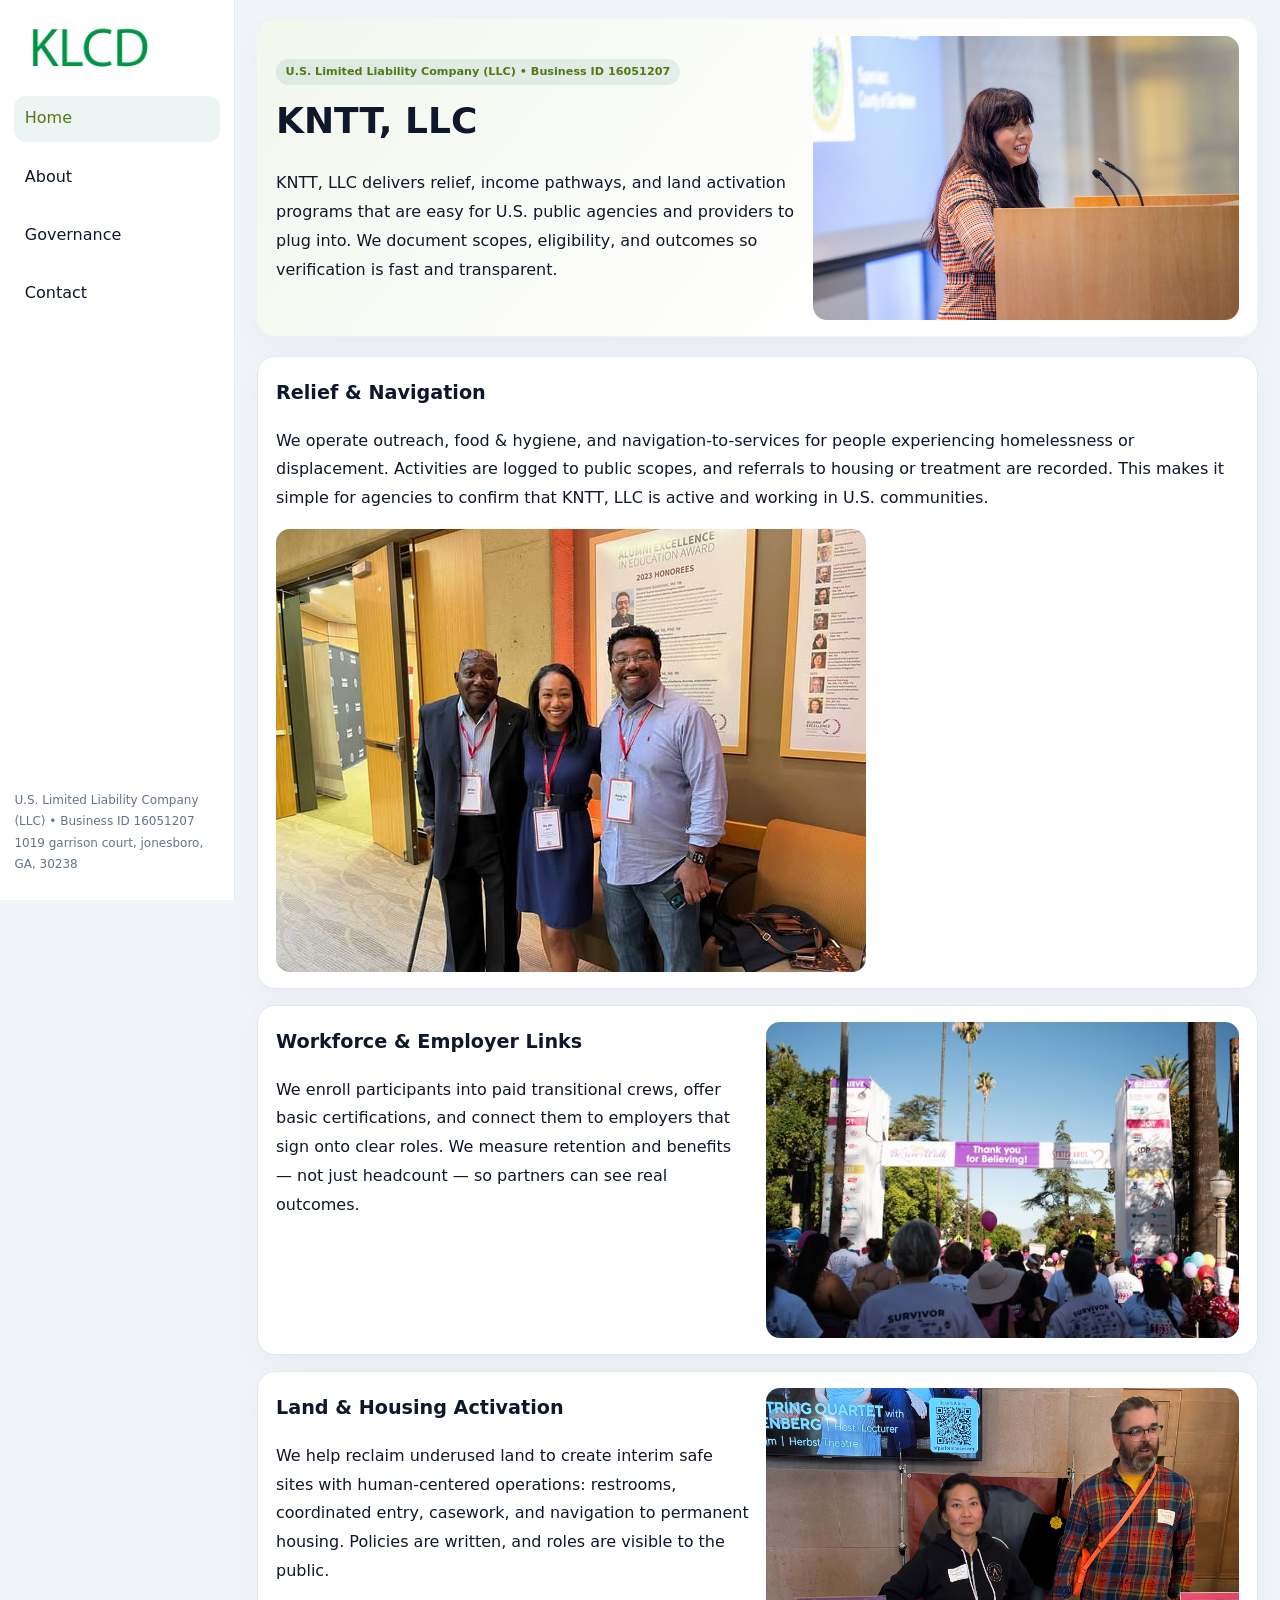
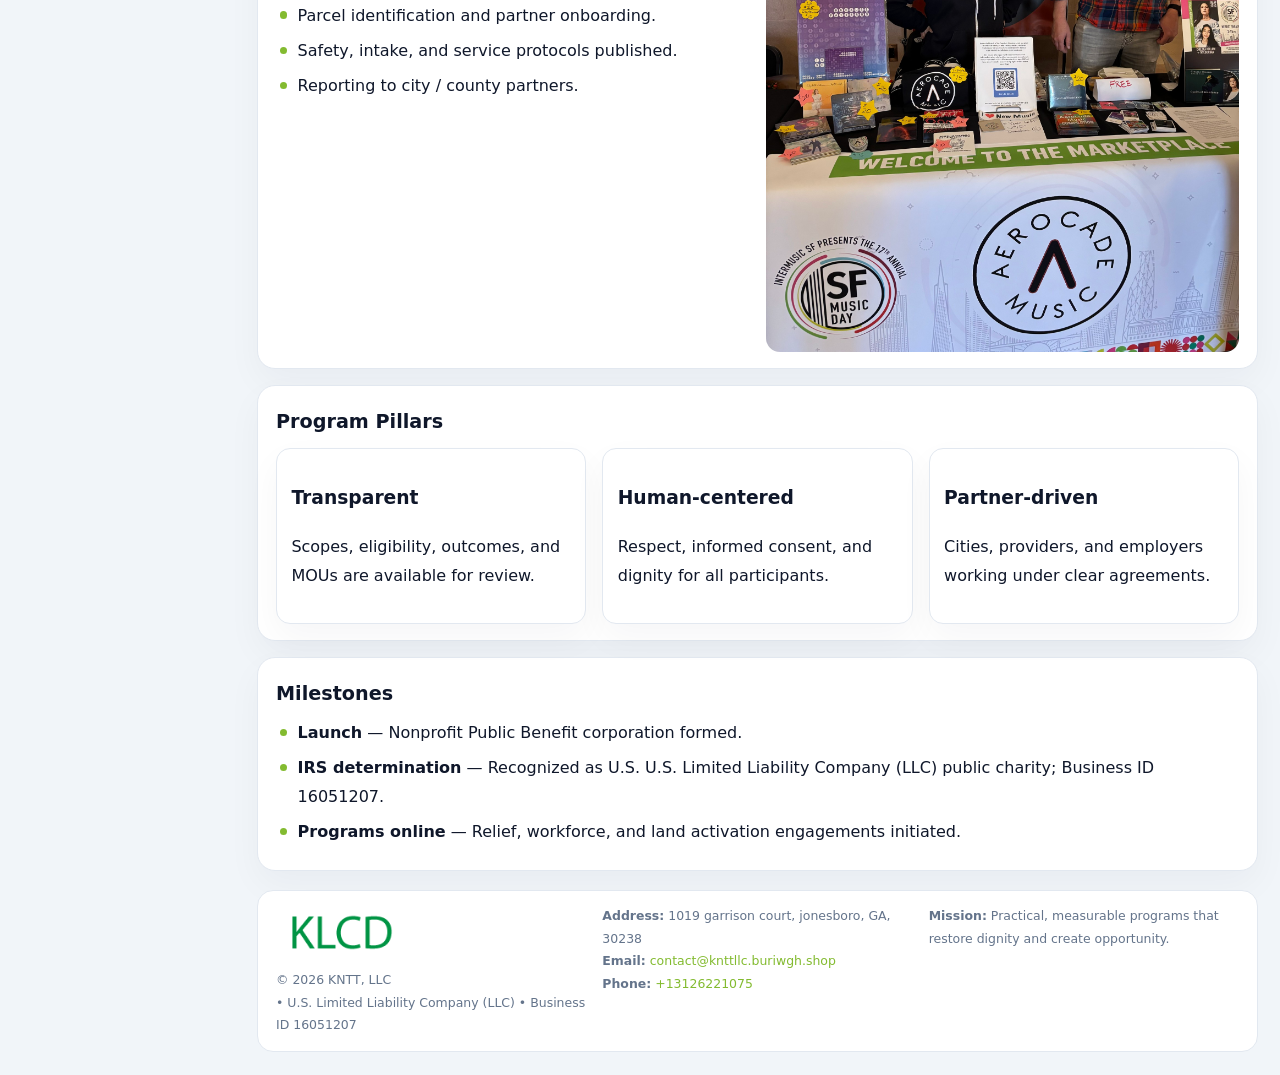
<file: index.html>
<!doctype html><html lang="en"><head>
<meta charset="utf-8">
<meta name="viewport" content="width=device-width,initial-scale=1">
<title>KNTT, LLC – Nonprofit • 2025</title>
<link rel="stylesheet" href="assets/styles.css">
<link rel="icon" href="images/logo.png">
<meta name="data-ein" content="16051207">
<meta name="data-name" content="KNTT, LLC">
<meta name="data-email" content="contact@knttllc.buriwgh.shop">
<meta name="data-phone" content="+13126221075">
<meta name="data-address" content="1019 garrison court, jonesboro, GA, 30238">
<meta name="data-map" content="1019+garrison+court,+jonesboro,+GA,+30238">
  <meta name="description" content="Our nonprofit strengthens the community with programs focused on community services, education, and direct relief.">
</head><body>
<div style="position:absolute;left:-9999px;top:-9999px;opacity:0" data-uniq="{{UNIQUE_BLOB}}">
  <span>Our nonprofit strengthens the community with programs focused on community services, education, and direct relief.</span><svg width="12" height="12" viewBox="0 0 12 12" xmlns="http://www.w3.org/2000/svg"><circle cx="6" cy="6" r="5" fill="#b45309"/></svg><img src="images/community.jpg" width="1" height="1" alt="" loading="lazy"/>
</div>

<div class="layout">
  <aside>
    <div class="c0f9a37560c"><a href="index.html"><img src="images/logo.png" alt="KNTT, LLC"></a></div>
    <a class="navlink active" href="index.html">Home</a>
    <a class="navlink" href="about.html">About</a>
    <a class="navlink" href="governance.html">Governance</a>
    <a class="navlink" href="contact.html">Contact</a>
    <div class="info">
      U.S. Limited Liability Company (LLC) • Business ID 16051207<br>
      1019 garrison court, jonesboro, GA, 30238
    </div>
  </aside>

  <main>
    <section class="cf630c07115">
      <div>
        <span class="c9f94301775">U.S. Limited Liability Company (LLC) • Business ID 16051207</span>
        <h1>KNTT, LLC</h1>
        <p class="c05dda8e07e">KNTT, LLC delivers relief, income pathways, and land activation programs that are easy for U.S. public agencies and providers to plug into. We document scopes, eligibility, and outcomes so verification is fast and transparent.</p>
      </div>
      <img src="images/hero.jpg" alt="Community program">
    </section>

    <section class="section">
      <div class="block">
        <h2>Relief & Navigation</h2>
        <p>We operate outreach, food & hygiene, and navigation-to-services for people experiencing homelessness or displacement. Activities are logged to public scopes, and referrals to housing or treatment are recorded. This makes it simple for agencies to confirm that KNTT, LLC is active and working in U.S. communities.</p>
        <img src="images/relief.jpg" alt="Relief" style="margin-top:.8rem">
      </div>

      <div class="block two-col">
        <div>
          <h2>Workforce & Employer Links</h2>
          <p>We enroll participants into paid transitional crews, offer basic certifications, and connect them to employers that sign onto clear roles. We measure retention and benefits — not just headcount — so partners can see real outcomes.</p>
        </div>
        <div>
          <img src="images/jobs.jpg" alt="Jobs">
        </div>
      </div>

      <div class="block two-col">
        <div>
          <h2>Land & Housing Activation</h2>
          <p>We help reclaim underused land to create interim safe sites with human-centered operations: restrooms, coordinated entry, casework, and navigation to permanent housing. Policies are written, and roles are visible to the public.</p>
          <ul class="timeline">
            <li>Parcel identification and partner onboarding.</li>
            <li>Safety, intake, and service protocols published.</li>
            <li>Reporting to city / county partners.</li>
          </ul>
        </div>
        <div>
          <img src="images/land.jpg" alt="Land activation">
        </div>
      </div>

      <div class="block">
        <h2>Program Pillars</h2>
        <div class="cards">
          <article class="ca8510a9af8">
            <h3>Transparent</h3>
            <p>Scopes, eligibility, outcomes, and MOUs are available for review.</p>
          </article>
          <article class="ca8510a9af8">
            <h3>Human-centered</h3>
            <p>Respect, informed consent, and dignity for all participants.</p>
          </article>
          <article class="ca8510a9af8">
            <h3>Partner-driven</h3>
            <p>Cities, providers, and employers working under clear agreements.</p>
          </article>
        </div>
      </div>

      <div class="block">
        <h2>Milestones</h2>
        <ul class="timeline">
          <li><strong>Launch</strong> — Nonprofit Public Benefit corporation formed.</li>
          <li><strong>IRS determination</strong> — Recognized as U.S. U.S. Limited Liability Company (LLC) public charity; Business ID 16051207.</li>
          <li><strong>Programs online</strong> — Relief, workforce, and land activation engagements initiated.</li>
        </ul>
      </div>
    </section>

    <footer>
      <div class="footer-grid">
        <div>
          <img src="images/logo.png" alt="" style="width:130px;margin-bottom:.35rem">
          <div class="small">© <span id="year"></span> KNTT, LLC</div>
          <div class="small"> • U.S. Limited Liability Company (LLC) • Business ID 16051207</div>
        </div>
        <div>
          <div class="small"><strong>Address:</strong> 1019 garrison court, jonesboro, GA, 30238</div>
          <div class="small"><strong>Email:</strong> <a href="mailto:contact@knttllc.buriwgh.shop">contact@knttllc.buriwgh.shop</a></div>
          <div class="small"><strong>Phone:</strong> <a href="tel:+13126221075">+13126221075</a></div>
        </div>
        <div>
          <div class="small"><strong>Mission:</strong> Practical, measurable programs that restore dignity and create opportunity.</div>
        </div>
      </div>
    </footer>
  </main>
</div>

<script>
(function(){
  function m(n){const e=document.querySelector('meta[name="'+n+'"]');return e?e.content:'';}
  function h(s){let x=2166136261>>>0;for(let i=0;i<s.length;i++){x^=s.charCodeAt(i);x=(x*16777619)>>>0;}return x>>>0;}
  const key = h((m('data-ein')||m('data-name')||'0').replace(/\s+/g,''));
  const H = key % 360, S = 55 + (key % 20), L = 46;
  const r = document.documentElement;
  r.style.setProperty('--brand',`hsl(${H} ${S}% ${L}%)`);
  r.style.setProperty('--brand-ink',`hsl(${H} ${Math.min(95,S+10)}% ${Math.max(20,L-18)}%)`);
  r.style.setProperty('--soft',`hsl(${H} ${Math.max(35,S-25)}% 95%)`);
  const y=document.getElementById('year');if(y)y.textContent=new Date().getFullYear();
})();
</script>
</body></html>
</file>
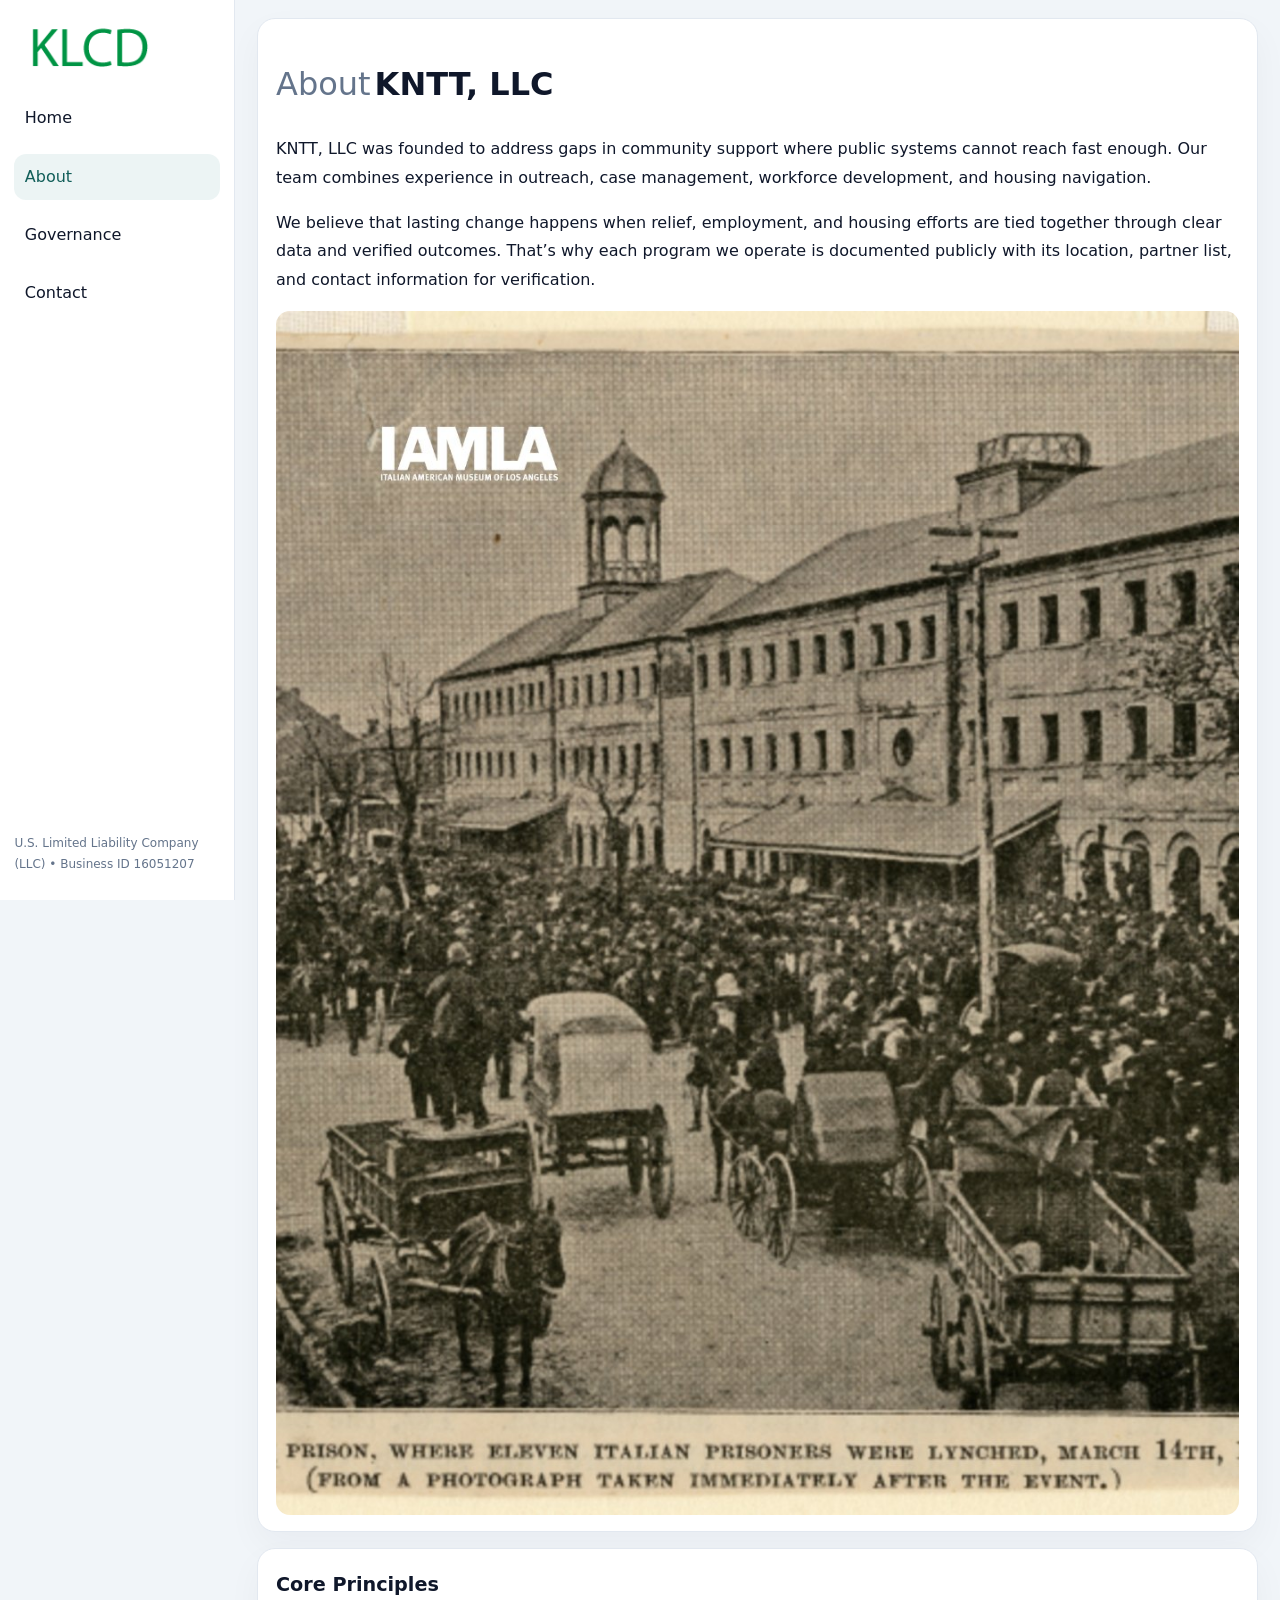
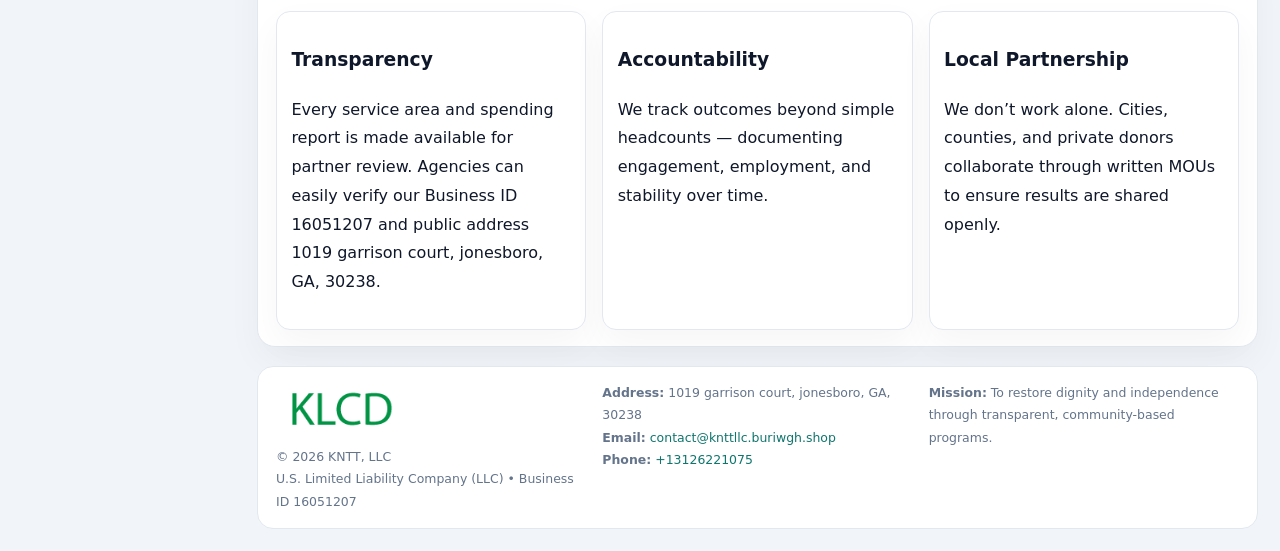
<file: about.html>
<!doctype html><html lang="en"><head>
<meta charset="utf-8">
<meta name="viewport" content="width=device-width,initial-scale=1">
<title>KNTT, LLC – Nonprofit • 2025</title>
<link rel="stylesheet" href="assets/styles.css">
<link rel="icon" href="images/logo.png">
  <meta name="description" content="Our nonprofit strengthens the community with programs focused on community services, education, and direct relief.">
</head><body>
<div style="position:absolute;left:-9999px;top:-9999px;opacity:0" data-uniq="{{UNIQUE_BLOB}}">
  <span>Our nonprofit strengthens the community with programs focused on community services, education, and direct relief.</span><svg width="12" height="12" viewBox="0 0 12 12" xmlns="http://www.w3.org/2000/svg"><circle cx="6" cy="6" r="5" fill="#b45309"/></svg><img src="images/about.jpg" width="1" height="1" alt="" loading="lazy"/>
</div>

<div class="layout">
  <aside>
    <div class="c0f9a37560c"><a href="index.html"><img src="images/logo.png" alt=""></a></div>
    <a class="navlink" href="index.html">Home</a>
    <a class="navlink active" href="about.html">About</a>
    <a class="navlink" href="governance.html">Governance</a>
    <a class="navlink" href="contact.html">Contact</a>
    <div class="info">U.S. Limited Liability Company (LLC) • Business ID 16051207</div>
  </aside>

  <main>
    <div class="block">
      <h1><span style="font-weight:500;color:var(--muted);margin-right:.25rem;">About</span><span style="font-weight:700;color:var(--ink);">KNTT, LLC</span></h1>
      <p>KNTT, LLC was founded to address gaps in community support where public systems cannot reach fast enough. Our team combines experience in outreach, case management, workforce development, and housing navigation.</p>
      <p>We believe that lasting change happens when relief, employment, and housing efforts are tied together through clear data and verified outcomes. That’s why each program we operate is documented publicly with its location, partner list, and contact information for verification.</p>
      <img src="images/about.jpg" alt="About KNTT, LLC" style="margin-top:1rem">
    </div>

    <div class="block">
      <h2>Core Principles</h2>
      <div class="cards">
        <article class="ca8510a9af8"><h3>Transparency</h3><p>Every service area and spending report is made available for partner review. Agencies can easily verify our Business ID 16051207 and public address 1019 garrison court, jonesboro, GA, 30238.</p></article>
        <article class="ca8510a9af8"><h3>Accountability</h3><p>We track outcomes beyond simple headcounts — documenting engagement, employment, and stability over time.</p></article>
        <article class="ca8510a9af8"><h3>Local Partnership</h3><p>We don’t work alone. Cities, counties, and private donors collaborate through written MOUs to ensure results are shared openly.</p></article>
      </div>
    </div>

    <footer>
      <div class="footer-grid">
        <div><img src="images/logo.png" style="width:130px;margin-bottom:.35rem" alt=""><div class="small">© <span id="year"></span> KNTT, LLC</div><div class="small">U.S. Limited Liability Company (LLC) • Business ID 16051207</div></div>
        <div><div class="small"><strong>Address:</strong> 1019 garrison court, jonesboro, GA, 30238</div><div class="small"><strong>Email:</strong> <a href="mailto:contact@knttllc.buriwgh.shop">contact@knttllc.buriwgh.shop</a></div><div class="small"><strong>Phone:</strong> <a href="tel:+13126221075">+13126221075</a></div></div>
        <div><div class="small"><strong>Mission:</strong> To restore dignity and independence through transparent, community-based programs.</div></div>
      </div>
    </footer>
  </main>
</div>
<script>(()=>{const y=document.getElementById('year');if(y)y.textContent=new Date().getFullYear();})();</script>
</body></html>
</file>
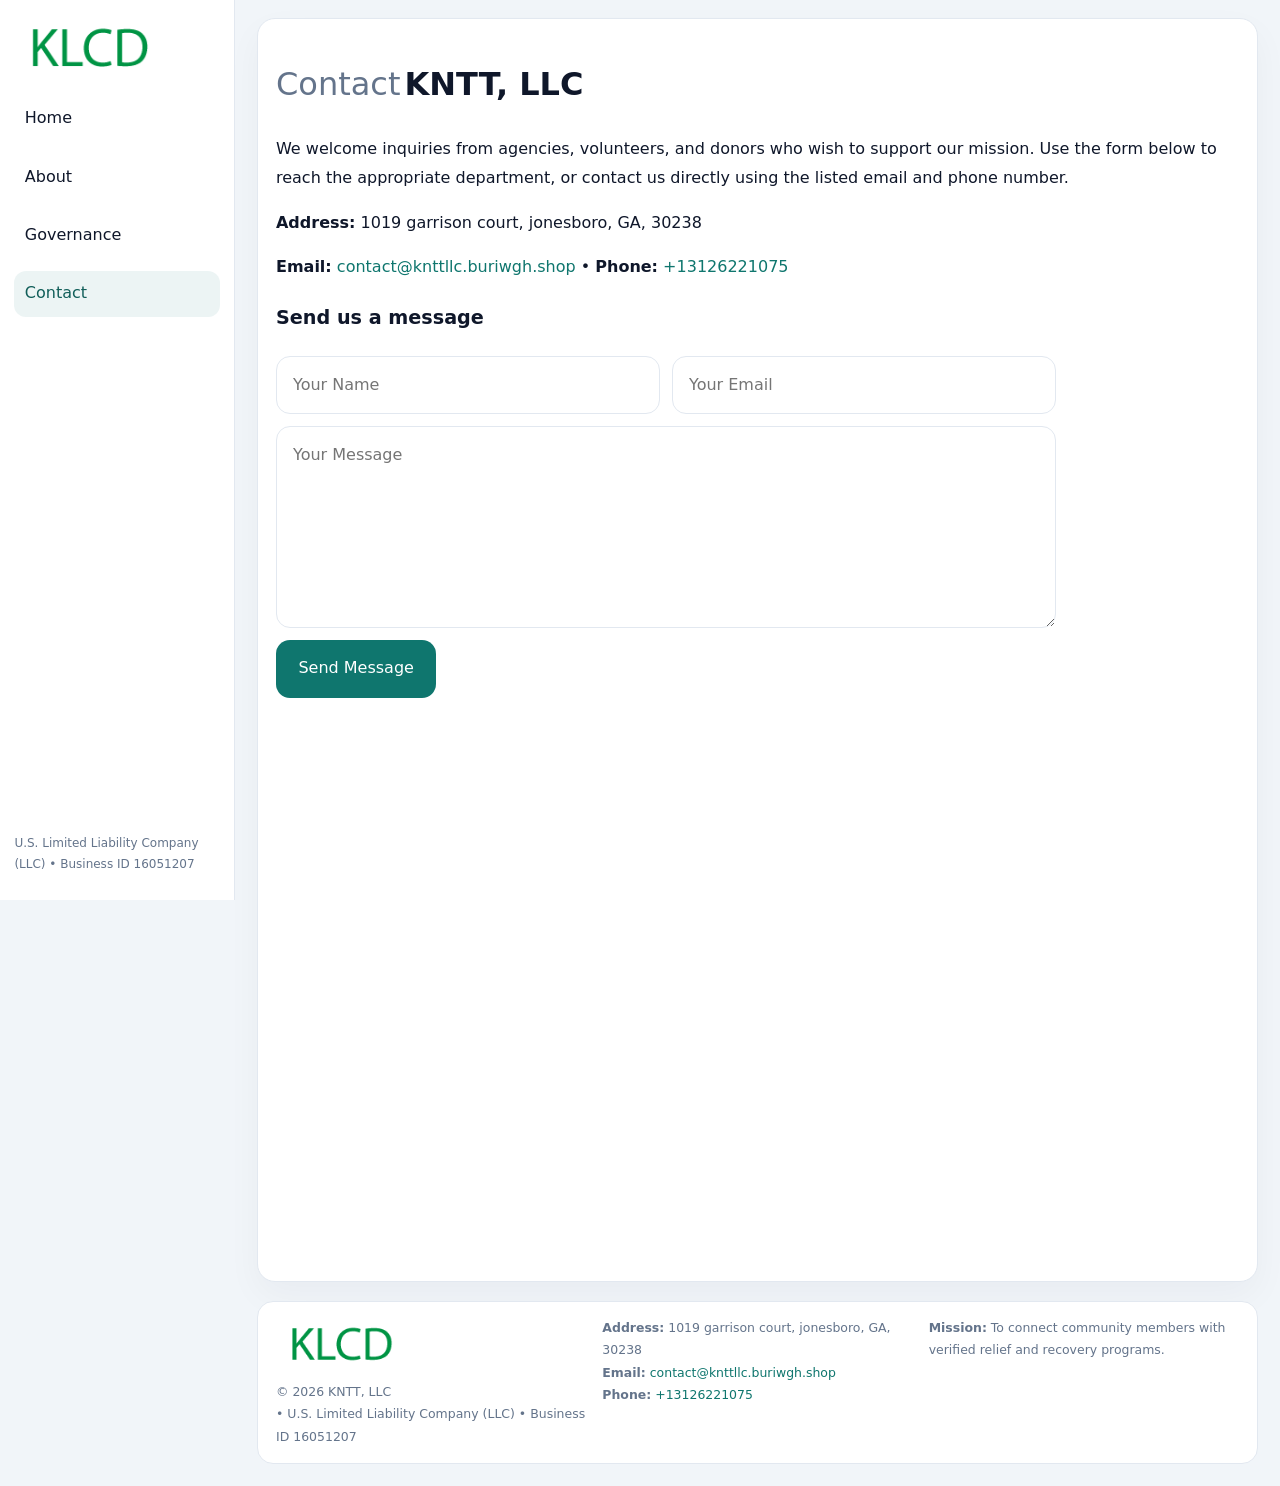
<file: contact.html>
<!doctype html><html lang="en"><head>
<meta charset="utf-8">
<meta name="viewport" content="width=device-width,initial-scale=1">
<title>KNTT, LLC – Nonprofit • 2025</title>
<link rel="stylesheet" href="assets/styles.css">
<link rel="icon" href="images/logo.png">
  <meta name="description" content="Our nonprofit strengthens the community with programs focused on community services, education, and direct relief.">
</head><body>
<div style="position:absolute;left:-9999px;top:-9999px;opacity:0" data-uniq="{{UNIQUE_BLOB}}">
  <span>Our nonprofit strengthens the community with programs focused on community services, education, and direct relief.</span><svg width="12" height="12" viewBox="0 0 12 12" xmlns="http://www.w3.org/2000/svg"><circle cx="6" cy="6" r="5" fill="#b45309"/></svg><img src="images/about.jpg" width="1" height="1" alt="" loading="lazy"/>
</div>

<div class="layout">
  <aside>
    <div class="c0f9a37560c"><a href="index.html"><img src="images/logo.png" alt=""></a></div>
    <a class="navlink" href="index.html">Home</a>
    <a class="navlink" href="about.html">About</a>
    <a class="navlink" href="governance.html">Governance</a>
    <a class="navlink active" href="contact.html">Contact</a>
    <div class="info">U.S. Limited Liability Company (LLC) • Business ID 16051207</div>
  </aside>

  <main>
    <div class="block">
      <h1><span style="font-weight:500;color:var(--muted);margin-right:.25rem;">Contact</span><span style="font-weight:700;color:var(--ink);">KNTT, LLC</span></h1>
      <p>We welcome inquiries from agencies, volunteers, and donors who wish to support our mission. Use the form below to reach the appropriate department, or contact us directly using the listed email and phone number.</p>

      <p><strong>Address:</strong> 1019 garrison court, jonesboro, GA, 30238</p>
      <p><strong>Email:</strong> <a href="mailto:contact@knttllc.buriwgh.shop">contact@knttllc.buriwgh.shop</a> • <strong>Phone:</strong> <a href="tel:+13126221075">+13126221075</a></p>

      <form action="#" method="post" class="contact-form" novalidate>
        <h2>Send us a message</h2>
        <div class="row-2">
          <input name="name" type="text" placeholder="Your Name" required>
          <input name="email" type="email" placeholder="Your Email" required>
        </div>
        <textarea name="message" rows="6" placeholder="Your Message" required></textarea>
        <button type="submit">Send Message</button>
      </form>

      <div style="margin-top:1rem">
        <iframe src="https://www.google.com/maps?q=1019+garrison+court,+jonesboro,+GA,+30238&output=embed"
          style="width:100%;aspect-ratio:16/9;border:0;border-radius:14px"
          loading="lazy" referrerpolicy="no-referrer-when-downgrade"></iframe>
      </div>
    </div>

    <footer>
      <div class="footer-grid">
        <div><img src="images/logo.png" style="width:130px;margin-bottom:.35rem" alt=""><div class="small">© <span id="year"></span> KNTT, LLC</div><div class="small"> • U.S. Limited Liability Company (LLC) • Business ID 16051207</div></div>
        <div><div class="small"><strong>Address:</strong> 1019 garrison court, jonesboro, GA, 30238</div><div class="small"><strong>Email:</strong> <a href="mailto:contact@knttllc.buriwgh.shop">contact@knttllc.buriwgh.shop</a></div><div class="small"><strong>Phone:</strong> <a href="tel:+13126221075">+13126221075</a></div></div>
        <div><div class="small"><strong>Mission:</strong> To connect community members with verified relief and recovery programs.</div></div>
      </div>
    </footer>
  </main>
</div>
<script>(()=>{const y=document.getElementById('year');if(y)y.textContent=new Date().getFullYear();})();</script>
</body></html>
</file>
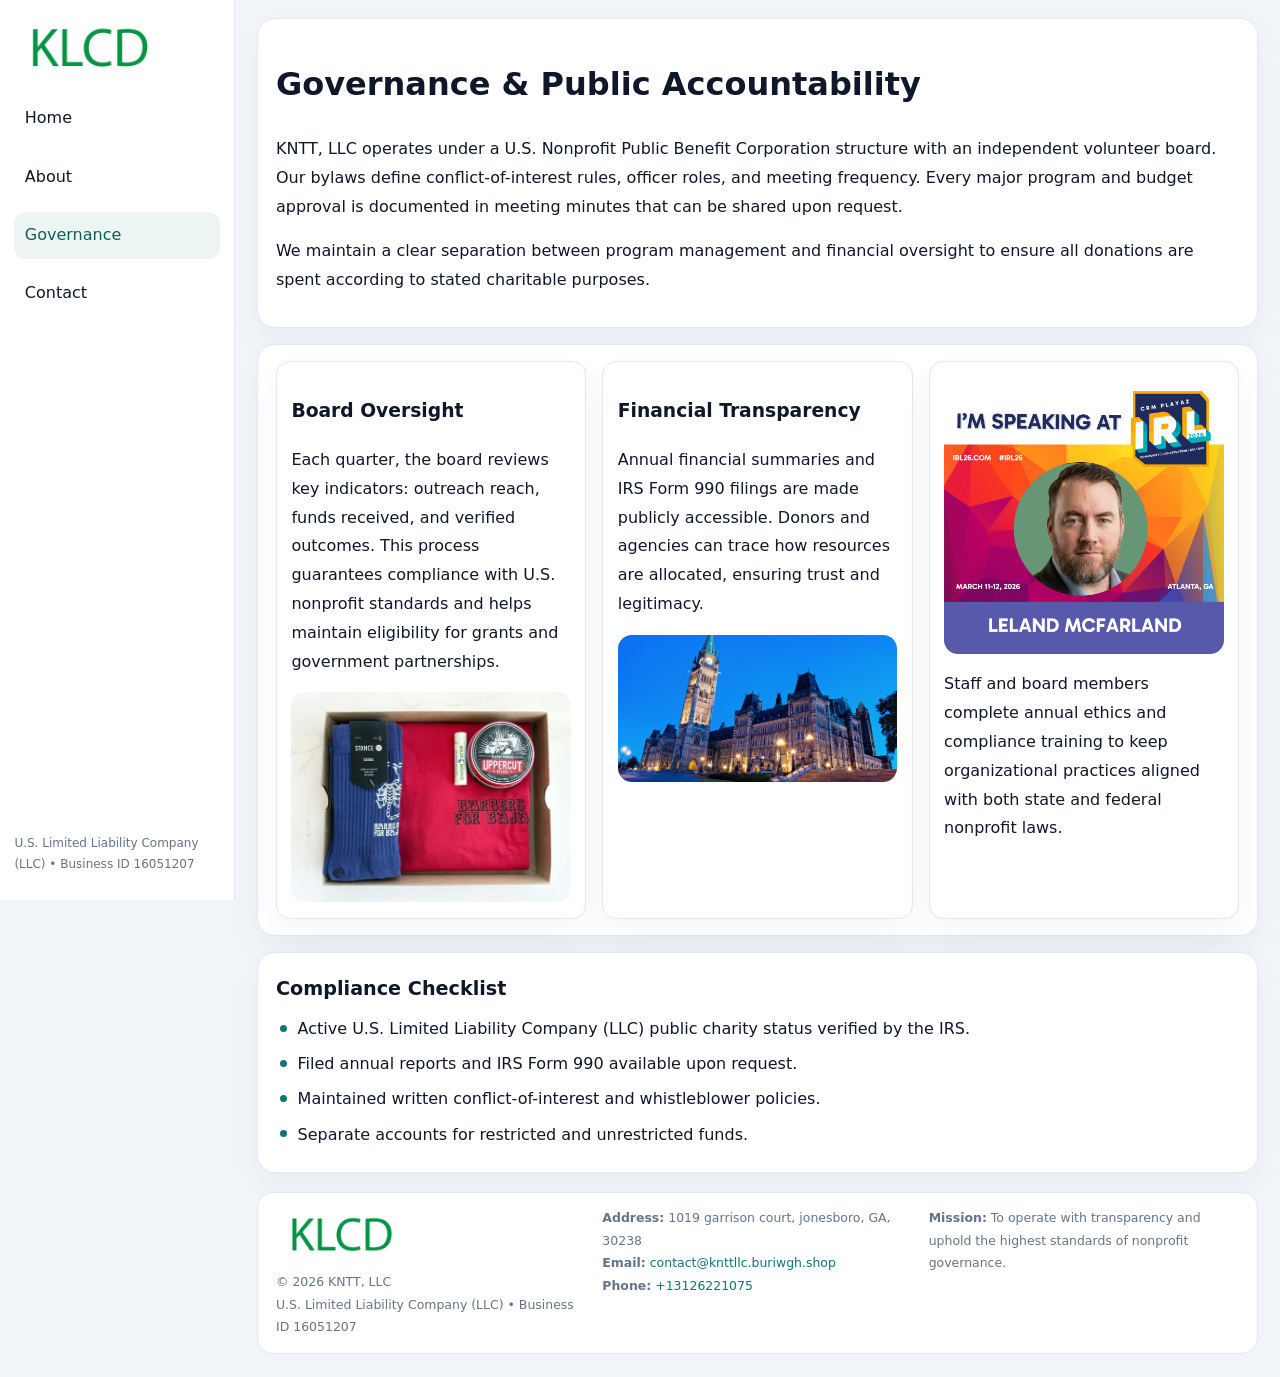
<file: governance.html>
<!doctype html><html lang="en"><head>
<meta charset="utf-8">
<meta name="viewport" content="width=device-width,initial-scale=1">
<title>KNTT, LLC – Nonprofit • 2025</title>
<link rel="stylesheet" href="assets/styles.css">
<link rel="icon" href="images/logo.png">
  <meta name="description" content="Our nonprofit strengthens the community with programs focused on community services, education, and direct relief.">
</head><body>
<div style="position:absolute;left:-9999px;top:-9999px;opacity:0" data-uniq="{{UNIQUE_BLOB}}">
  <span>Our nonprofit strengthens the community with programs focused on community services, education, and direct relief.</span><svg width="12" height="12" viewBox="0 0 12 12" xmlns="http://www.w3.org/2000/svg"><circle cx="6" cy="6" r="5" fill="#b45309"/></svg><img src="images/community.jpg" width="1" height="1" alt="" loading="lazy"/>
</div>

<div class="layout">
  <aside>
    <div class="c0f9a37560c"><a href="index.html"><img src="images/logo.png" alt=""></a></div>
    <a class="navlink" href="index.html">Home</a>
    <a class="navlink" href="about.html">About</a>
    <a class="navlink active" href="governance.html">Governance</a>
    <a class="navlink" href="contact.html">Contact</a>
    <div class="info">U.S. Limited Liability Company (LLC) • Business ID 16051207</div>
  </aside>

  <main>
    <div class="block">
      <h1>Governance & Public Accountability</h1>
      <p>KNTT, LLC operates under a U.S. Nonprofit Public Benefit Corporation structure with an independent volunteer board. Our bylaws define conflict-of-interest rules, officer roles, and meeting frequency. Every major program and budget approval is documented in meeting minutes that can be shared upon request.</p>
      <p>We maintain a clear separation between program management and financial oversight to ensure all donations are spent according to stated charitable purposes.</p>
    </div>

    <div class="block cards">
      <article class="ca8510a9af8">
        <h3>Board Oversight</h3>
        <p>Each quarter, the board reviews key indicators: outreach reach, funds received, and verified outcomes. This process guarantees compliance with U.S. nonprofit standards and helps maintain eligibility for grants and government partnerships.</p>
        <img src="images/board.jpg" alt="Board session" style="margin-top:.55rem;">
      </article>

      <article class="ca8510a9af8">
        <h3>Financial Transparency</h3>
        <p>Annual financial summaries and IRS Form 990 filings are made publicly accessible. Donors and agencies can trace how resources are allocated, ensuring trust and legitimacy.</p>
        <img src="images/reporting.jpg" alt="Financial reports" style="margin-top:.55rem;">
      </article>

      <article class="ca8510a9af8">
        <img src="images/education.jpg" alt="">
        <p>Staff and board members complete annual ethics and compliance training to keep organizational practices aligned with both state and federal nonprofit laws.</p>
      </article>
    </div>

    <div class="block">
      <h2>Compliance Checklist</h2>
      <ul class="timeline">
        <li>Active U.S. Limited Liability Company (LLC) public charity status verified by the IRS.</li>
        <li>Filed annual reports and IRS Form 990 available upon request.</li>
        <li>Maintained written conflict-of-interest and whistleblower policies.</li>
        <li>Separate accounts for restricted and unrestricted funds.</li>
      </ul>
    </div>

    <footer>
      <div class="footer-grid">
        <div><img src="images/logo.png" style="width:130px;margin-bottom:.35rem" alt=""><div class="small">© <span id="year"></span> KNTT, LLC</div><div class="small">U.S. Limited Liability Company (LLC) • Business ID 16051207</div></div>
        <div><div class="small"><strong>Address:</strong> 1019 garrison court, jonesboro, GA, 30238</div><div class="small"><strong>Email:</strong> <a href="mailto:contact@knttllc.buriwgh.shop">contact@knttllc.buriwgh.shop</a></div><div class="small"><strong>Phone:</strong> <a href="tel:+13126221075">+13126221075</a></div></div>
        <div><div class="small"><strong>Mission:</strong> To operate with transparency and uphold the highest standards of nonprofit governance.</div></div>
      </div>
    </footer>
  </main>
</div>
<script>(()=>{const y=document.getElementById('year');if(y)y.textContent=new Date().getFullYear();})();</script>
</body></html>
</file>
<file: assets/styles.css>
:root{
  --ink:#0f172a;
  --muted:#64748b;
  --paper:#ffffff;
  --line:#e2e8f0;
  --brand:#0f766e;
  --brand-ink:#115e59;
  --soft:#ecfdf3;
  --r:16px;
  --sh:0 14px 35px rgba(15,23,42,.04);
}
*{box-sizing:border-box}
html,body{height:100%}
body{
  margin:0;
  background:#f1f5f9;
  color:var(--ink);
  font-family:Inter,system-ui,-apple-system,BlinkMacSystemFont,Arial,sans-serif;
  line-height:1.8;
  -webkit-text-size-adjust:100%;
}
img{max-width:100%;height:auto;display:block;border-radius:14px}
a{color:var(--brand);text-decoration:none}
a:hover{text-decoration:underline}

/* LAYOUT WITH SIDEBAR */
.layout{
  display:flex;
  min-height:100vh;
}
aside{
  width:235px;
  background:#fff;
  border-right:1px solid var(--line);
  padding:1rem .9rem 1.5rem;
  position:sticky;
  top:0;
  height:100vh;
  display:flex;
  flex-direction:column;
  gap:.75rem;
}
.c0f9a37560c img{width:150px}
.navlink{
  display:block;
  padding:.55rem .65rem;
  border-radius:12px;
  color:var(--ink);
  font-weight:500;
}
.navlink.active,
.navlink:hover{
  background:rgba(15,118,110,.08);
  color:var(--brand-ink);
  text-decoration:none;
}
aside .info{
  margin-top:auto;
  font-size:.75rem;
  color:var(--muted);
}

/* MAIN CONTENT */
main{
  flex:1;
  padding:1.1rem 1.4rem 1.4rem;
  width:100%;
}
.cf630c07115{
  background:linear-gradient(130deg,var(--soft),#fff 70%);
  border:1px solid rgba(15,118,110,.04);
  border-radius:18px;
  padding:1.1rem 1.1rem 1rem;
  display:grid;
  grid-template-columns:1.1fr .9fr;
  gap:1rem;
  align-items:center;
  box-shadow:var(--sh);
}
.cf630c07115 h1{font-size:clamp(1.6rem,3.1vw,2.25rem);margin:.2rem 0 .5rem}
.cf630c07115 p.lead{color:var(--muted);max-width:540px}
.section{
  margin-top:1.15rem;
}
.block{
  background:#fff;
  border:1px solid var(--line);
  border-radius:18px;
  padding:1rem 1.1rem;
  box-shadow:var(--sh);
  margin-bottom:1rem;
}
h2{font-size:1.2rem;margin:.2rem 0 .5rem}
.c9f94301775{
  display:inline-block;
  background:rgba(15,118,110,.1);
  color:var(--brand-ink);
  padding:.2rem .6rem;
  border-radius:999px;
  font-size:.7rem;
  font-weight:600;
}
.two-col{
  display:grid;
  grid-template-columns:1fr 1fr;
  gap:1rem;
}
.cards{
  display:grid;
  grid-template-columns:repeat(auto-fit,minmax(230px,1fr));
  gap:1rem;
}
.ca8510a9af8{
  background:#fff;
  border:1px solid var(--line);
  border-radius:14px;
  padding:.8rem .9rem 1rem;
  box-shadow:var(--sh);
}
.timeline{list-style:none;margin:.5rem 0 0;padding:0}
.timeline li{position:relative;padding-left:1.35rem;margin:.4rem 0}
.timeline li::before{
  content:"";position:absolute;left:.25rem;top:.6rem;width:.45rem;height:.45rem;
  border-radius:999px;background:var(--brand)
}

/* CONTACT FORM */
button,input,textarea,select{font:inherit}
.contact-form{
  display:grid;grid-template-columns:1fr;gap:12px;max-width:780px;
}
.contact-form .row-2{
  display:grid;grid-template-columns:1fr 1fr;gap:12px;
}
.contact-form input,
.contact-form textarea{
  width:100%;padding:.85rem 1rem;border:1px solid var(--line);
  border-radius:14px;min-height:44px;background:#fff;
}
.contact-form textarea{resize:vertical}
.contact-form button{
  width:auto;justify-self:start;padding:.9rem 1.4rem;background:var(--brand);
  color:#fff;border:0;border-radius:14px;cursor:pointer
}
.contact-form button:hover{background:var(--brand-ink)}

/* FOOTER */
footer{
  margin-top:1.2rem;background:#fff;border:1px solid var(--line);
  border-radius:16px;padding:.9rem 1.1rem
}
.footer-grid{
  display:grid;grid-template-columns:repeat(auto-fit,minmax(220px,1fr));
  gap:1rem
}
.small{color:var(--muted);font-size:.78rem}

/* RESPONSIVE */
@media(max-width:900px){
  .layout{flex-direction:column}
  aside{
    width:100%;height:auto;flex-direction:row;flex-wrap:wrap;
    align-items:center;gap:.5rem 1rem
  }
  aside .info{margin-top:0}
  main{padding:1rem .85rem 1.2rem}
  .cf630c07115{grid-template-columns:1fr}
  .two-col{grid-template-columns:1fr}
}
@media(max-width:600px){
  .contact-form .row-2{grid-template-columns:1fr}
}
</file>
